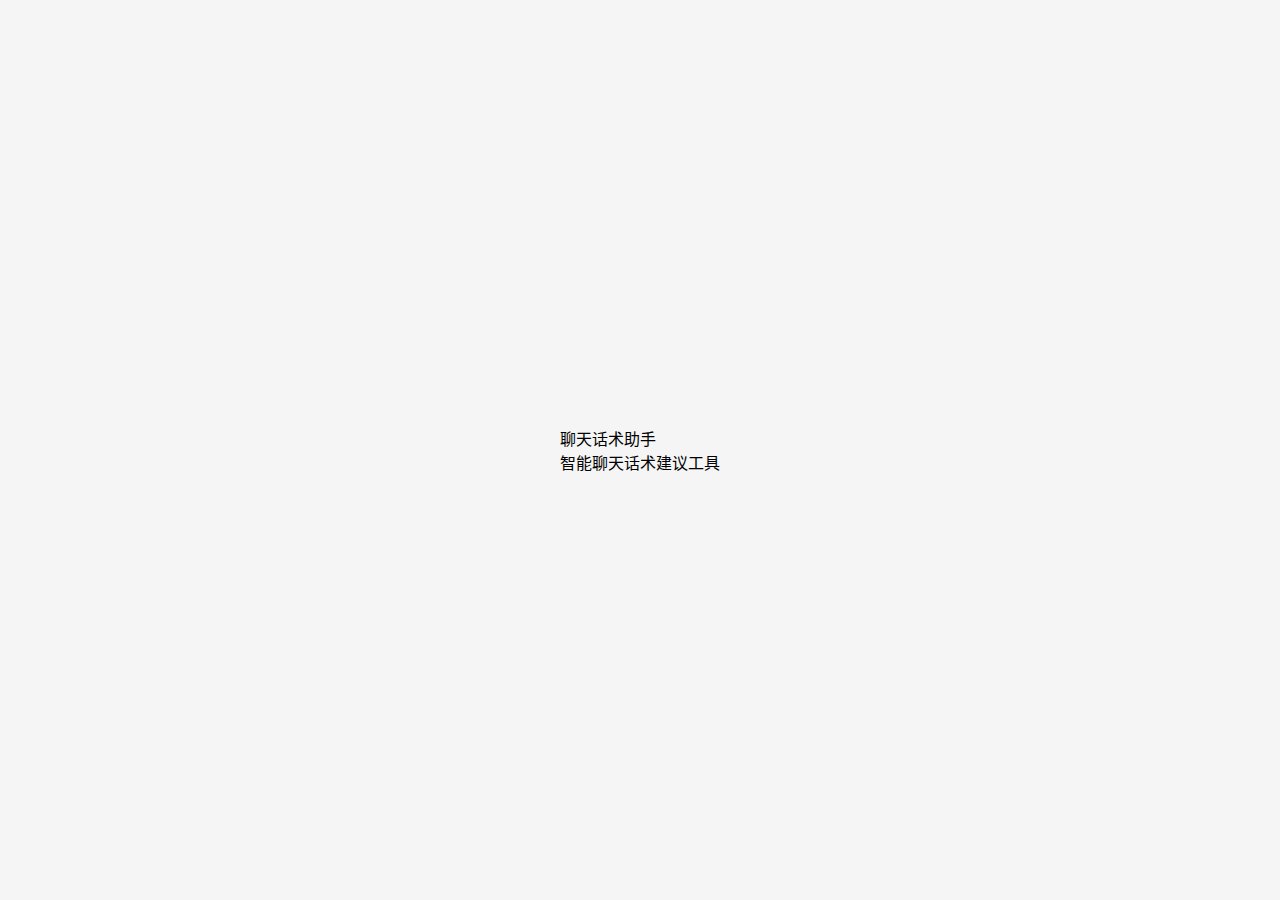
<file: index.html>
<!DOCTYPE html>
<html lang="zh-CN">
<head>
    <meta charset="UTF-8">
    <meta name="viewport" content="width=device-width, initial-scale=1.0, maximum-scale=1.0, user-scalable=no">
    
    <!-- PWA 相关 -->
    <meta name="mobile-web-app-capable" content="yes">
    <meta name="apple-mobile-web-app-capable" content="yes">
    <meta name="theme-color" content="#667eea">
    
    <title>聊天话术助手</title>
    
    <!-- Manifest -->
    <link rel="manifest" href="manifest.json">
    
    <!-- 图标 -->
    <link rel="icon" href="icon.png">
    <link rel="apple-touch-icon" href="icon.png">
    
    <!-- 样式 -->
    <link rel="stylesheet" href="style.css">
</head>
<body>
    <!-- 开场动画 -->
    <div id="opening-animation" class="opening-animation">
        <div class="loading-spinner"></div>
        <div class="app-title">聊天话术助手</div>
        <div class="app-subtitle">智能聊天话术建议工具</div>
    </div>

    <!-- 主应用界面 - 初始隐藏 -->
    <div id="main-app" class="main-app" style="display: none;">
        <!-- 阶段选择界面 -->
        <div class="stages-list">
            <div class="app-header">
                <h1>💬 聊天话术助手</h1>
                <p class="app-description">根据不同关系阶段提供智能回复建议</p>
                
                <!-- PWA 安装按钮 -->
                <button id="pwa-install-button" class="pwa-install-button" style="display: none;">
                    📱 安装应用
                </button>
            </div>

            <div class="stages-grid">
                <div class="stage-card" onclick="selectStage('icebreaking')">
                    <div class="stage-icon">👋</div>
                    <h3>破冰初识</h3>
                    <p>初次相识，建立第一印象</p>
                </div>

                <div class="stage-card" onclick="selectStage('friendship')">
                    <div class="stage-icon">😊</div>
                    <h3>普通朋友</h3>
                    <p>日常联系，建立舒适感</p>
                </div>

                <div class="stage-card" onclick="selectStage('attraction')">
                    <div class="stage-icon">✨</div>
                    <h3>吸引阶段</h3>
                    <p>创造吸引，展示价值</p>
                </div>

                <div class="stage-card" onclick="selectStage('ambiguous')">
                    <div class="stage-icon">😉</div>
                    <h3>暧昧期</h3>
                    <p>关系升温，微妙互动</p>
                </div>

                <div class="stage-card" onclick="selectStage('dating')">
                    <div class="stage-icon">❤️</div>
                    <h3>约会阶段</h3>
                    <p>正式约会，推进关系</p>
                </div>

                <div class="stage-card" onclick="selectStage('intimacy')">
                    <div class="stage-icon">💕</div>
                    <h3>稳定亲密</h3>
                    <p>深度连接，长期关系</p>
                </div>

                <div class="stage-card" onclick="selectStage('recovery')">
                    <div class="stage-icon">🔄</div>
                    <h3>挽回期</h3>
                    <p>修复问题，重建信任</p>
                </div>
            </div>

            <div class="instructions">
                <h3>使用说明：</h3>
                <ol>
                    <li>选择当前的关系阶段</li>
                    <li>输入对方的消息或关键词</li>
                    <li>获取智能回复建议</li>
                    <li>点击复制使用</li>
                </ol>
            </div>
        </div>

        <!-- 聊天界面 - 初始隐藏 -->
        <div id="chat-interface" class="chat-interface" style="display: none;">
            <div class="chat-header">
                <button class="back-button" onclick="goBackToStages()">← 返回</button>
                <h2 id="current-stage-title">选择阶段</h2>
            </div>

            <div class="chat-container">
                <div class="input-section">
                    <div class="input-group">
                        <input 
                            type="text" 
                            id="message-input" 
                            placeholder="输入对方的消息，如：在干嘛？吃了吗？"
                            onkeypress="handleKeyPress(event)"
                        >
                        <button class="search-button" onclick="searchResponse()">
                            🔍 获取回复
                        </button>
                    </div>
                    
                    <div class="quick-examples">
                        <span>快速示例：</span>
                        <button class="example-btn" onclick="fillExample('你好')">你好</button>
                        <button class="example-btn" onclick="fillExample('在干嘛')">在干嘛</button>
                        <button class="example-btn" onclick="fillExample('吃了吗')">吃了吗</button>
                        <button class="example-btn" onclick="fillExample('周末有空吗')">周末有空</button>
                    </div>
                </div>

                <div id="results-container" class="results-container"></div>
            </div>
        </div>
    </div>

    <!-- Toast 提示 -->
    <div id="copy-toast" class="copy-toast" style="display: none;">
        ✅ 已复制到剪贴板
    </div>

    <!-- PWA 安装成功提示 -->
    <div id="pwa-toast" class="pwa-toast" style="display: none;">
        🎉 应用安装成功！
    </div>

    <!-- JavaScript -->
    <script src="app.js"></script>
    
    <!-- Service Worker 注册 -->
    <script>
        // 只在生产环境注册 Service Worker
        if ('serviceWorker' in navigator && window.location.protocol === 'https:') {
            window.addEventListener('load', function() {
                navigator.serviceWorker.register('service-worker.js')
                    .then(function(registration) {
                        console.log('ServiceWorker 注册成功，作用域:', registration.scope);
                    })
                    .catch(function(error) {
                        console.log('ServiceWorker 注册失败:', error);
                    });
            });
        }
    </script>
</body>
</html>
</file>
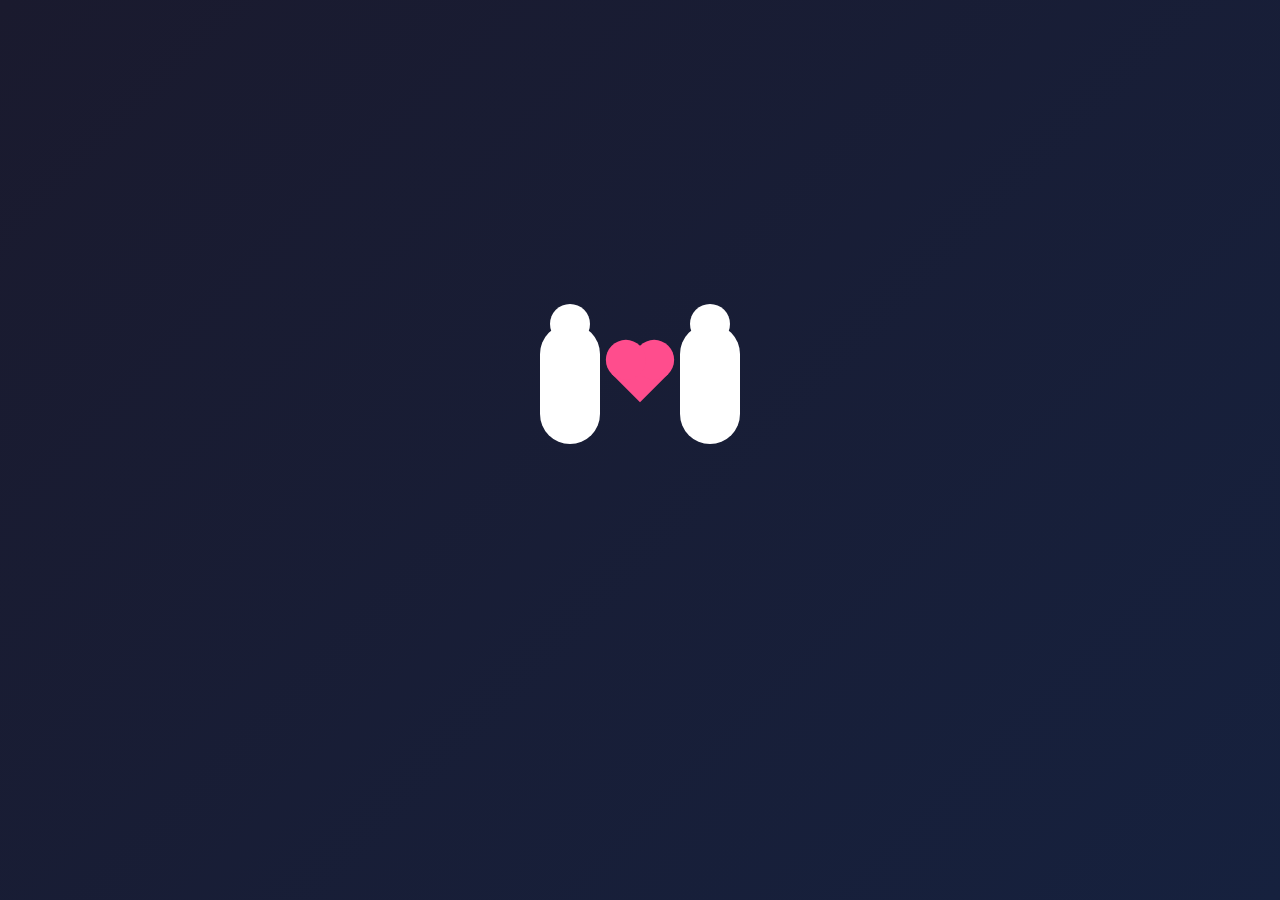
<file: liaotian app/index.html>
<!DOCTYPE html>
<html lang="zh-CN">
<head>
    <meta charset="UTF-8">
    <meta name="viewport" content="width=device-width, initial-scale=1.0">
    <title>恋爱聊天助手</title>
    <link rel="manifest" href="manifest.json">
    <link rel="stylesheet" href="style.css">
    <link rel="icon" href="icon-192.png">
    <!-- iOS Safari PWA支持 -->
    <meta name="apple-mobile-web-app-capable" content="yes">
    <meta name="apple-mobile-web-app-status-bar-style" content="black">
    <link rel="apple-touch-icon" href="icon-192.png">
</head>
<body>
    <!-- 开场动画容器 -->
    <div id="opening-animation" class="opening-container">
        <div class="couple-animation">
            <div class="figure male"></div>
            <div class="heart"></div>
            <div class="figure female"></div>
        </div>
        <div class="app-title">
            <h1>恋爱聊天助手</h1>
            <p>智能对话 · 情感指导</p>
        </div>
    </div>

    <!-- 主界面（初始隐藏） -->
    <div id="main-app" class="main-container hidden">
        <header class="app-header">
            <h1>💕 恋爱聊天助手</h1>
            <p class="subtitle">选择当前关系阶段，获取专业回复建议</p>
        </header>

        <main class="stages-container">
            <!-- 8个阶段按钮 -->
            <div class="stages-list">
                <div class="stage-card" data-stage="icebreaking" onclick="selectStage('icebreaking')">
                    <div class="stage-icon">❄️</div>
                    <div class="stage-content">
                        <h3>破冰初识</h3>
                        <p>初次相识，建立联系</p>
                    </div>
                    <div class="stage-arrow">→</div>
                </div>

                <div class="stage-card" data-stage="friendship" onclick="selectStage('friendship')">
                    <div class="stage-icon">👥</div>
                    <div class="stage-content">
                        <h3>普通朋友</h3>
                        <p>保持联系，增进了解</p>
                    </div>
                    <div class="stage-arrow">→</div>
                </div>

                <div class="stage-card" data-stage="attraction" onclick="selectStage('attraction')">
                    <div class="stage-icon">💘</div>
                    <div class="stage-content">
                        <h3>吸引阶段</h3>
                        <p>创造吸引，展示价值</p>
                    </div>
                    <div class="stage-arrow">→</div>
                </div>

                <div class="stage-card" data-stage="ambiguous" onclick="selectStage('ambiguous')">
                    <div class="stage-icon">😊</div>
                    <div class="stage-content">
                        <h3>暧昧期</h3>
                        <p>微妙关系，升温感情</p>
                    </div>
                    <div class="stage-arrow">→</div>
                </div>

                <div class="stage-card" data-stage="dating" onclick="selectStage('dating')">
                    <div class="stage-icon">🎯</div>
                    <div class="stage-content">
                        <h3>约会阶段</h3>
                        <p>正式约会，推进关系</p>
                    </div>
                    <div class="stage-arrow">→</div>
                </div>

                <div class="stage-card" data-stage="intimacy" onclick="selectStage('intimacy')">
                    <div class="stage-icon">💑</div>
                    <div class="stage-content">
                        <h3>稳定亲密</h3>
                        <p>确立关系，深度连接</p>
                    </div>
                    <div class="stage-arrow">→</div>
                </div>

                <div class="stage-card" data-stage="recovery" onclick="selectStage('recovery')">
                    <div class="stage-icon">🔄</div>
                    <div class="stage-content">
                        <h3>挽回期</h3>
                        <p>修复关系，重建信任</p>
                    </div>
                    <div class="stage-arrow">→</div>
                </div>
            </div>

            <!-- 聊天界面（初始隐藏） -->
            <div id="chat-interface" class="chat-container hidden">
                <div class="chat-header">
                    <button onclick="goBackToStages()" class="back-btn">← 返回</button>
                    <h2 id="current-stage-title">破冰初识</h2>
                </div>

                <div class="search-section">
                    <input type="text" id="message-input" 
                           placeholder="输入女生的话，搜索最佳回复..."
                           onkeypress="handleKeyPress(event)">
                    <button onclick="searchResponse()" class="search-btn">搜索</button>
                </div>

                <div id="results-container" class="results-container">
                    <!-- 搜索结果将动态显示在这里 -->
                </div>

                <div class="quick-examples">
                    <p>试试输入：</p>
                    <div class="example-chips">
                        <span onclick="fillExample('你好')">你好</span>
                        <span onclick="fillExample('在干嘛')">在干嘛</span>
                        <span onclick="fillExample('吃饭了吗')">吃饭了吗</span>
                        <span onclick="fillExample('周末有空吗')">周末有空吗</span>
                        <span onclick="fillExample('晚安')">晚安</span>
                    </div>
                </div>
            </div>
        </main>

        <footer class="app-footer">
            <p>💡 提示：点击阶段进入，输入对话内容获取建议</p>
        </footer>
    </div>

    <!-- 复制成功提示 -->
    <div id="copy-toast" class="copy-toast">✓ 已复制到剪贴板</div>

    <script src="app.js"></script>
    <!-- PWA Service Worker注册 -->
    <script>
        if ('serviceWorker' in navigator) {
            window.addEventListener('load', () => {
                navigator.serviceWorker.register('service-worker.js')
                    .then(registration => {
                        console.log('ServiceWorker 注册成功:', registration.scope);
                    })
                    .catch(error => {
                        console.log('ServiceWorker 注册失败:', error);
                    });
            });
        }

        // 安装提示
        let deferredPrompt;
        window.addEventListener('beforeinstallprompt', (e) => {
            e.preventDefault();
            deferredPrompt = e;
            
            // 5秒后显示安装提示
            setTimeout(() => {
                showInstallPrompt();
            }, 5000);
        });

        function showInstallPrompt() {
            if (deferredPrompt && !localStorage.getItem('installDismissed')) {
                const installBtn = document.createElement('button');
                installBtn.className = 'install-btn';
                installBtn.innerHTML = '📱 添加到桌面';
                installBtn.onclick = () => {
                    deferredPrompt.prompt();
                    deferredPrompt.userChoice.then(() => {
                        installBtn.remove();
                        localStorage.setItem('installDismissed', 'true');
                    });
                };
                
                installBtn.onmouseenter = () => {
                    setTimeout(() => installBtn.remove(), 3000);
                };
                
                document.body.appendChild(installBtn);
            }
        }
    </script>
</body>
  
</html>
</file>
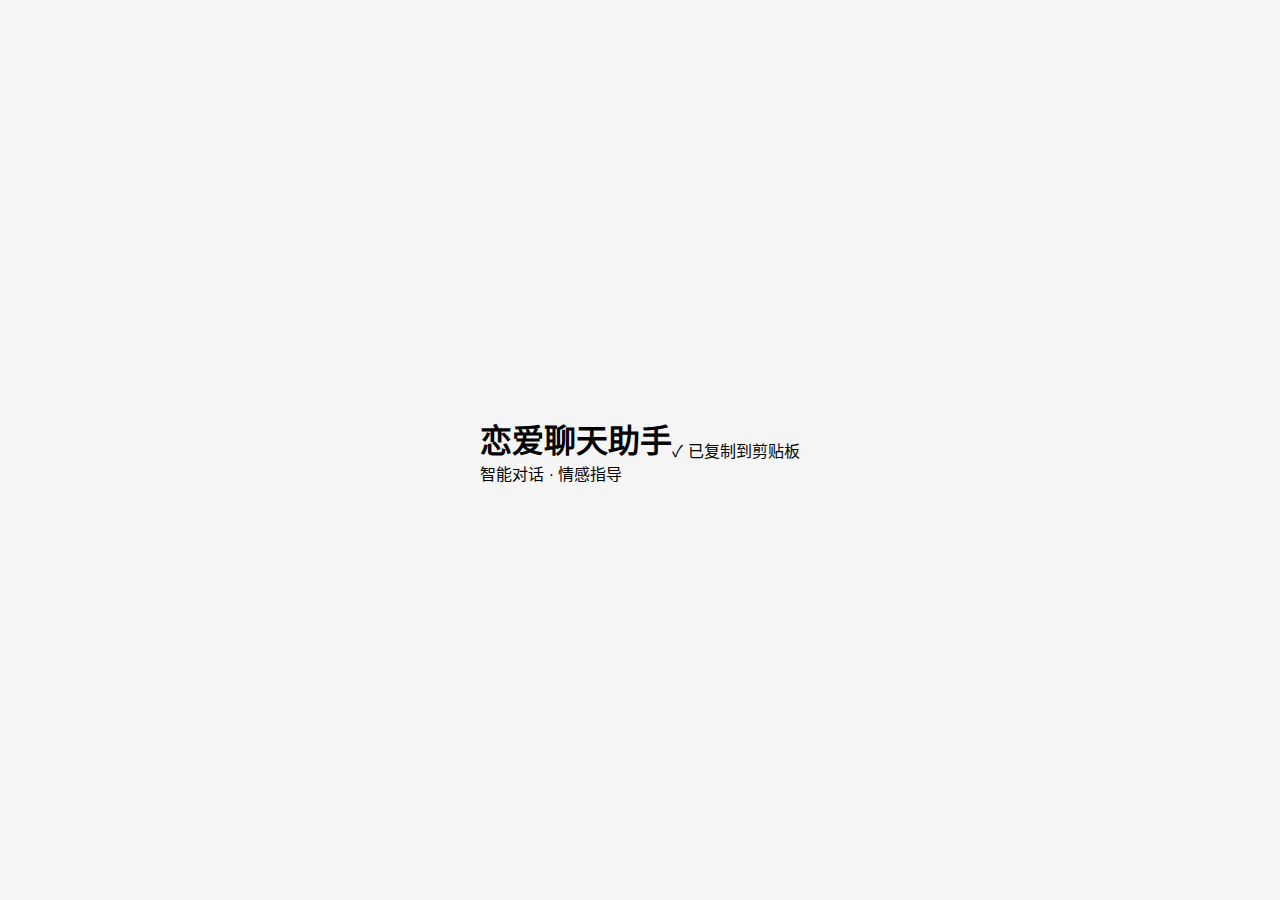
<file: index.html.html>
<!DOCTYPE html>
<html lang="zh-CN">
<head>
    <meta charset="UTF-8">
    <meta name="viewport" content="width=device-width, initial-scale=1.0">
    <title>恋爱聊天助手</title>
    <link rel="manifest" href="manifest.json">
    <link rel="stylesheet" href="style.css">
    <link rel="icon" href="icon-192.png">
    <!-- iOS Safari PWA支持 -->
    <meta name="apple-mobile-web-app-capable" content="yes">
    <meta name="apple-mobile-web-app-status-bar-style" content="black">
    <link rel="apple-touch-icon" href="icon-192.png">
</head>
<body>
    <!-- 开场动画容器 -->
    <div id="opening-animation" class="opening-container">
        <div class="couple-animation">
            <div class="figure male"></div>
            <div class="heart"></div>
            <div class="figure female"></div>
        </div>
        <div class="app-title">
            <h1>恋爱聊天助手</h1>
            <p>智能对话 · 情感指导</p>
        </div>
    </div>

    <!-- 主界面（初始隐藏） -->
    <div id="main-app" class="main-container hidden">
        <header class="app-header">
            <h1>💕 恋爱聊天助手</h1>
            <p class="subtitle">选择当前关系阶段，获取专业回复建议</p>
        </header>

        <main class="stages-container">
            <!-- 8个阶段按钮 -->
            <div class="stages-list">
                <div class="stage-card" data-stage="icebreaking" onclick="selectStage('icebreaking')">
                    <div class="stage-icon">❄️</div>
                    <div class="stage-content">
                        <h3>破冰初识</h3>
                        <p>初次相识，建立联系</p>
                    </div>
                    <div class="stage-arrow">→</div>
                </div>

                <div class="stage-card" data-stage="friendship" onclick="selectStage('friendship')">
                    <div class="stage-icon">👥</div>
                    <div class="stage-content">
                        <h3>普通朋友</h3>
                        <p>保持联系，增进了解</p>
                    </div>
                    <div class="stage-arrow">→</div>
                </div>

                <div class="stage-card" data-stage="attraction" onclick="selectStage('attraction')">
                    <div class="stage-icon">💘</div>
                    <div class="stage-content">
                        <h3>吸引阶段</h3>
                        <p>创造吸引，展示价值</p>
                    </div>
                    <div class="stage-arrow">→</div>
                </div>

                <div class="stage-card" data-stage="ambiguous" onclick="selectStage('ambiguous')">
                    <div class="stage-icon">😊</div>
                    <div class="stage-content">
                        <h3>暧昧期</h3>
                        <p>微妙关系，升温感情</p>
                    </div>
                    <div class="stage-arrow">→</div>
                </div>

                <div class="stage-card" data-stage="dating" onclick="selectStage('dating')">
                    <div class="stage-icon">🎯</div>
                    <div class="stage-content">
                        <h3>约会阶段</h3>
                        <p>正式约会，推进关系</p>
                    </div>
                    <div class="stage-arrow">→</div>
                </div>

                <div class="stage-card" data-stage="intimacy" onclick="selectStage('intimacy')">
                    <div class="stage-icon">💑</div>
                    <div class="stage-content">
                        <h3>稳定亲密</h3>
                        <p>确立关系，深度连接</p>
                    </div>
                    <div class="stage-arrow">→</div>
                </div>

                <div class="stage-card" data-stage="recovery" onclick="selectStage('recovery')">
                    <div class="stage-icon">🔄</div>
                    <div class="stage-content">
                        <h3>挽回期</h3>
                        <p>修复关系，重建信任</p>
                    </div>
                    <div class="stage-arrow">→</div>
                </div>
            </div>

            <!-- 聊天界面（初始隐藏） -->
            <div id="chat-interface" class="chat-container hidden">
                <div class="chat-header">
                    <button onclick="goBackToStages()" class="back-btn">← 返回</button>
                    <h2 id="current-stage-title">破冰初识</h2>
                </div>

                <div class="search-section">
                    <input type="text" id="message-input" 
                           placeholder="输入女生的话，搜索最佳回复..."
                           onkeypress="handleKeyPress(event)">
                    <button onclick="searchResponse()" class="search-btn">搜索</button>
                </div>

                <div id="results-container" class="results-container">
                    <!-- 搜索结果将动态显示在这里 -->
                </div>

                <div class="quick-examples">
                    <p>试试输入：</p>
                    <div class="example-chips">
                        <span onclick="fillExample('你好')">你好</span>
                        <span onclick="fillExample('在干嘛')">在干嘛</span>
                        <span onclick="fillExample('吃饭了吗')">吃饭了吗</span>
                        <span onclick="fillExample('周末有空吗')">周末有空吗</span>
                        <span onclick="fillExample('晚安')">晚安</span>
                    </div>
                </div>
            </div>
        </main>

        <footer class="app-footer">
            <p>💡 提示：点击阶段进入，输入对话内容获取建议</p>
        </footer>
    </div>

    <!-- 复制成功提示 -->
    <div id="copy-toast" class="copy-toast">✓ 已复制到剪贴板</div>

    <script src="app.js"></script>
    <!-- PWA Service Worker注册 -->
    <script>
        if ('serviceWorker' in navigator) {
            window.addEventListener('load', () => {
                navigator.serviceWorker.register('service-worker.js')
                    .then(registration => {
                        console.log('ServiceWorker 注册成功:', registration.scope);
                    })
                    .catch(error => {
                        console.log('ServiceWorker 注册失败:', error);
                    });
            });
        }

        // 安装提示
        let deferredPrompt;
        window.addEventListener('beforeinstallprompt', (e) => {
            e.preventDefault();
            deferredPrompt = e;
            
            // 5秒后显示安装提示
            setTimeout(() => {
                showInstallPrompt();
            }, 5000);
        });

        function showInstallPrompt() {
            if (deferredPrompt && !localStorage.getItem('installDismissed')) {
                const installBtn = document.createElement('button');
                installBtn.className = 'install-btn';
                installBtn.innerHTML = '📱 添加到桌面';
                installBtn.onclick = () => {
                    deferredPrompt.prompt();
                    deferredPrompt.userChoice.then(() => {
                        installBtn.remove();
                        localStorage.setItem('installDismissed', 'true');
                    });
                };
                
                installBtn.onmouseenter = () => {
                    setTimeout(() => installBtn.remove(), 3000);
                };
                
                document.body.appendChild(installBtn);
            }
        }
    </script>
</body>
</html>
</file>
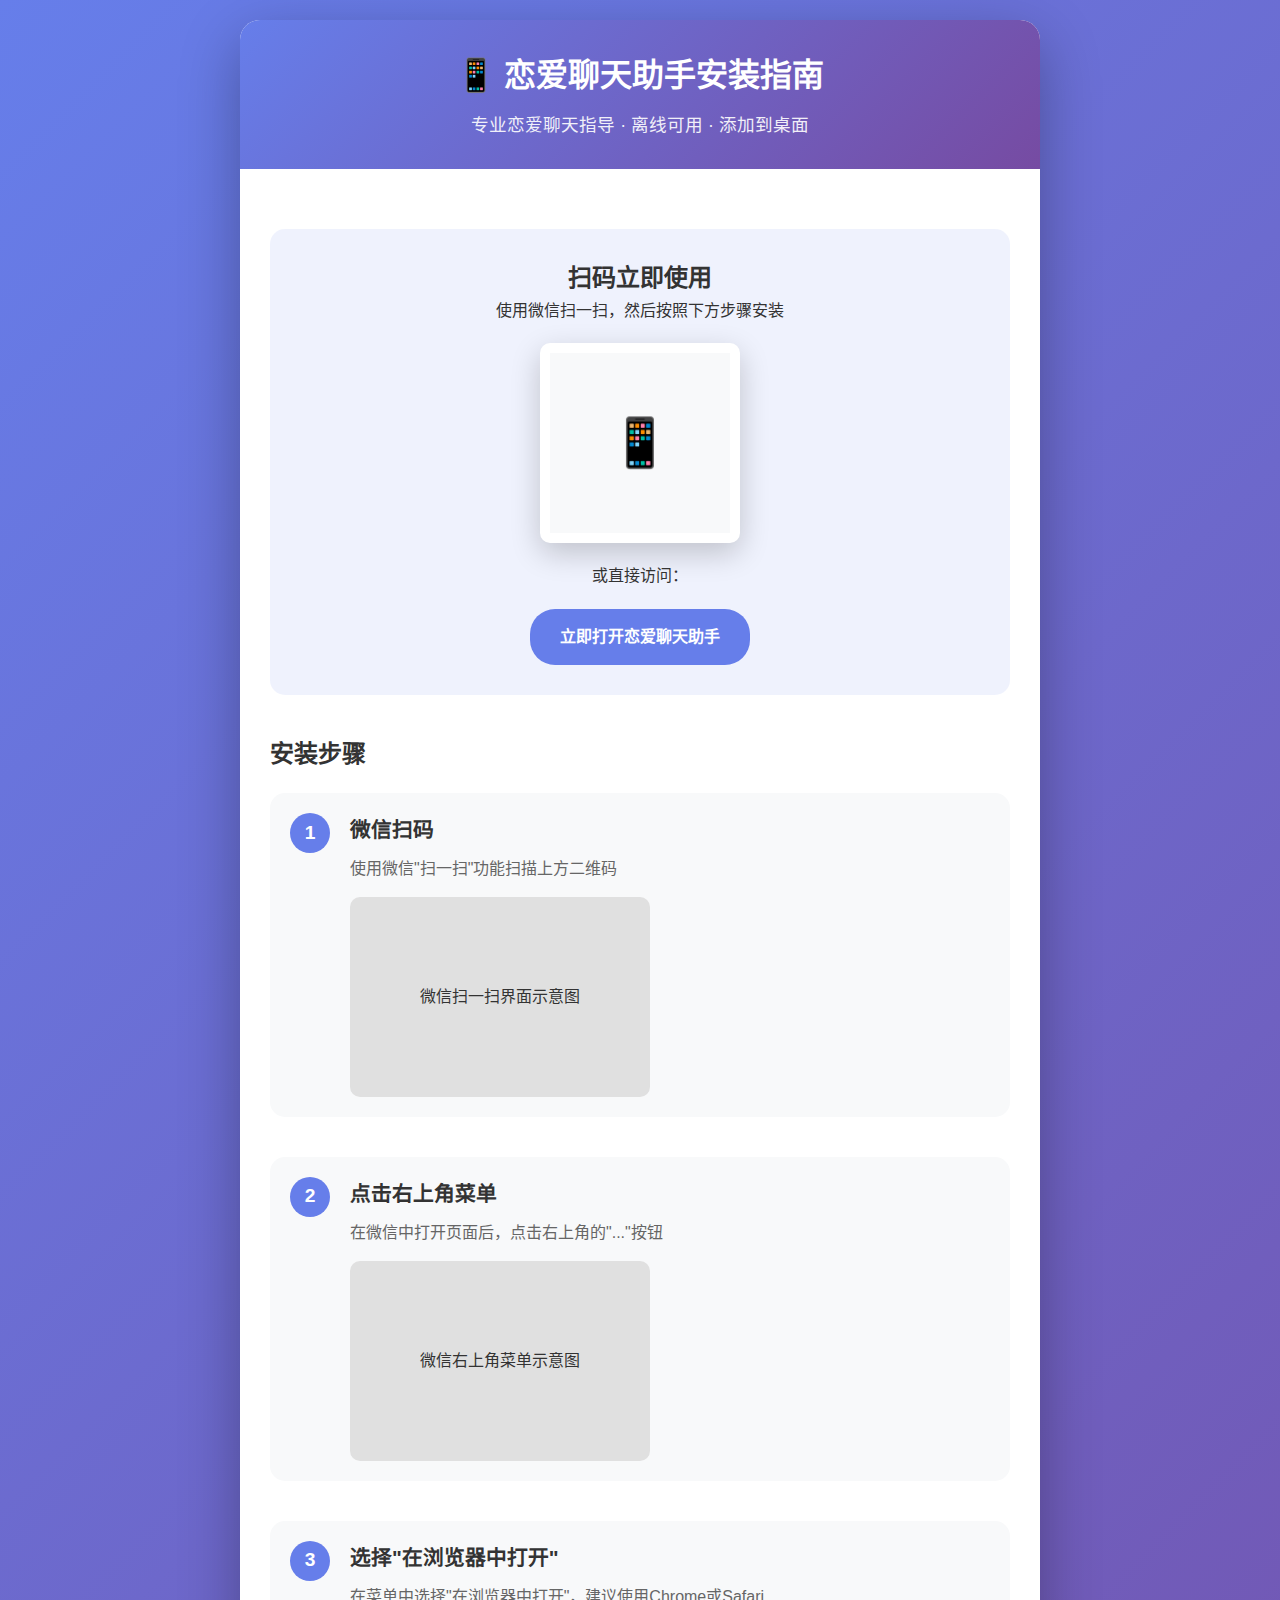
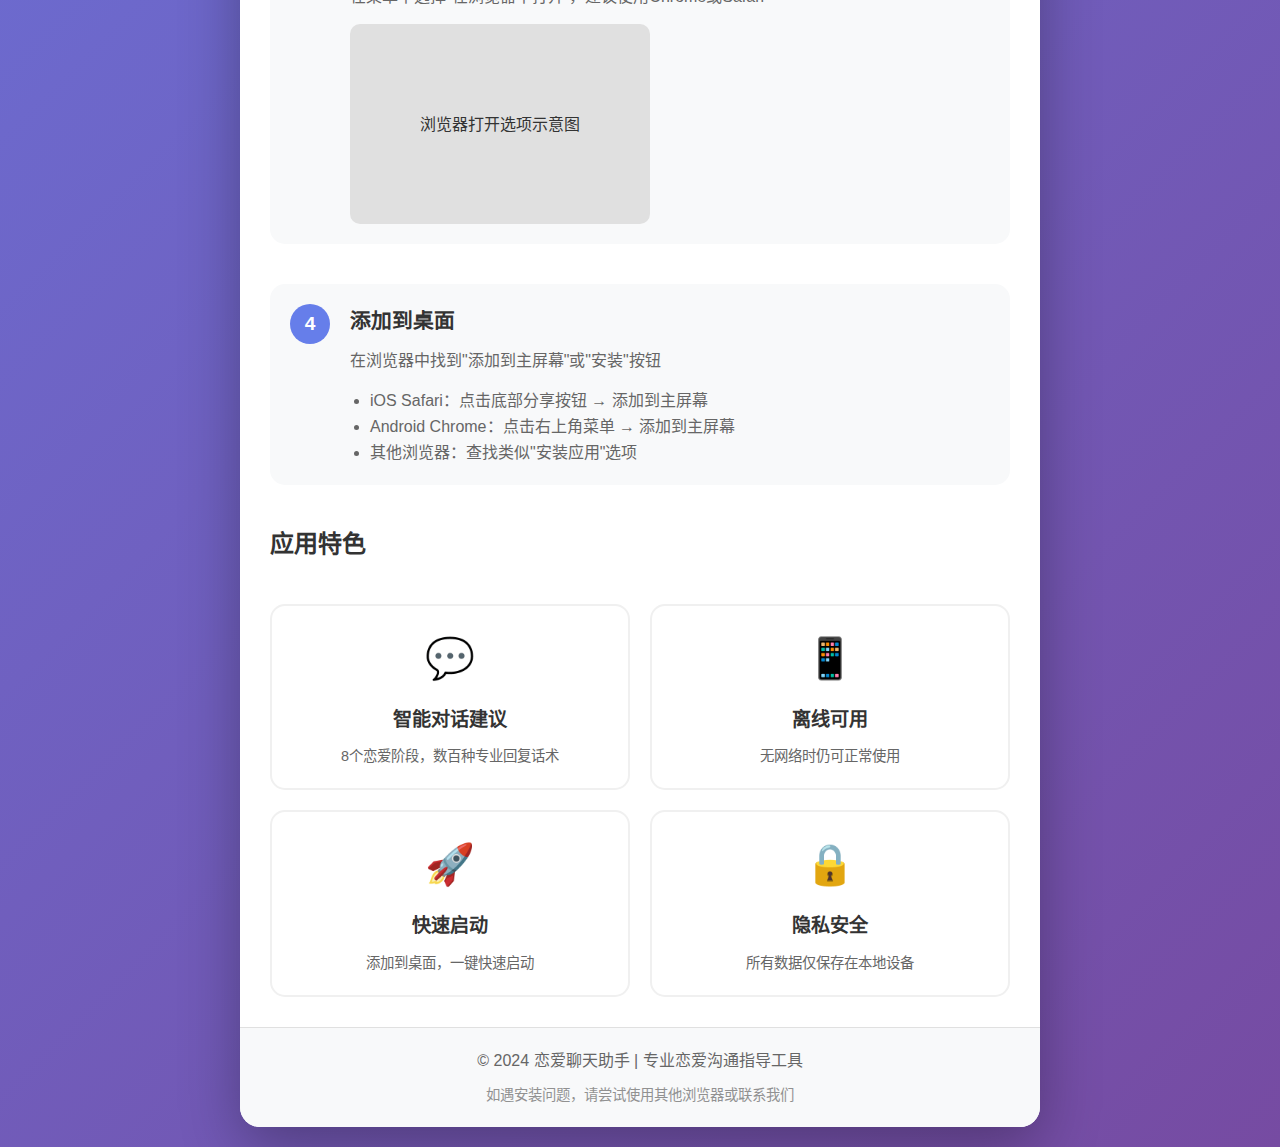
<file: wechat-guide.html>
<!DOCTYPE html>
<html lang="zh-CN">
<head>
    <meta charset="UTF-8">
    <meta name="viewport" content="width=device-width, initial-scale=1.0">
    <title>安装指南 - 恋爱聊天助手</title>
    <style>
        * {
            margin: 0;
            padding: 0;
            box-sizing: border-box;
        }
        
        body {
            font-family: 'Microsoft YaHei', sans-serif;
            background: linear-gradient(135deg, #667eea 0%, #764ba2 100%);
            color: #333;
            line-height: 1.6;
            padding: 20px;
            min-height: 100vh;
        }
        
        .container {
            max-width: 800px;
            margin: 0 auto;
            background: white;
            border-radius: 20px;
            overflow: hidden;
            box-shadow: 0 20px 60px rgba(0, 0, 0, 0.3);
        }
        
        header {
            background: linear-gradient(135deg, #667eea 0%, #764ba2 100%);
            color: white;
            padding: 30px;
            text-align: center;
        }
        
        h1 {
            font-size: 2rem;
            margin-bottom: 10px;
        }
        
        .subtitle {
            opacity: 0.9;
            font-size: 1.1rem;
        }
        
        .main-content {
            padding: 30px;
        }
        
        .step {
            display: flex;
            align-items: flex-start;
            margin-bottom: 40px;
            padding: 20px;
            border-radius: 15px;
            background: #f8f9fa;
            transition: transform 0.3s ease;
        }
        
        .step:hover {
            transform: translateY(-5px);
            box-shadow: 0 10px 30px rgba(0, 0, 0, 0.1);
        }
        
        .step-number {
            background: #667eea;
            color: white;
            width: 40px;
            height: 40px;
            border-radius: 50%;
            display: flex;
            align-items: center;
            justify-content: center;
            font-size: 1.2rem;
            font-weight: bold;
            margin-right: 20px;
            flex-shrink: 0;
        }
        
        .step-content {
            flex: 1;
        }
        
        .step-title {
            font-size: 1.3rem;
            color: #333;
            margin-bottom: 10px;
            font-weight: 600;
        }
        
        .step-description {
            color: #666;
            margin-bottom: 15px;
        }
        
        .screenshot {
            width: 100%;
            max-width: 300px;
            border-radius: 10px;
            border: 2px solid #e0e0e0;
            margin-top: 10px;
        }
        
        .qr-section {
            text-align: center;
            padding: 30px;
            background: rgba(102, 126, 234, 0.1);
            border-radius: 15px;
            margin: 30px 0;
        }
        
        .qr-code {
            width: 200px;
            height: 200px;
            margin: 20px auto;
            border: 10px solid white;
            border-radius: 10px;
            box-shadow: 0 10px 30px rgba(0, 0, 0, 0.2);
            background: #f8f9fa;
            display: flex;
            align-items: center;
            justify-content: center;
            font-size: 3rem;
        }
        
        .app-link {
            display: inline-block;
            background: #667eea;
            color: white;
            padding: 15px 30px;
            border-radius: 25px;
            text-decoration: none;
            font-weight: 600;
            margin-top: 20px;
            transition: all 0.3s ease;
        }
        
        .app-link:hover {
            background: #764ba2;
            transform: translateY(-3px);
            box-shadow: 0 10px 20px rgba(102, 126, 234, 0.3);
        }
        
        .features {
            display: grid;
            grid-template-columns: repeat(auto-fit, minmax(250px, 1fr));
            gap: 20px;
            margin-top: 40px;
        }
        
        .feature {
            text-align: center;
            padding: 20px;
            background: white;
            border-radius: 15px;
            border: 2px solid #f0f0f0;
            transition: all 0.3s ease;
        }
        
        .feature:hover {
            border-color: #667eea;
            transform: translateY(-5px);
        }
        
        .feature-icon {
            font-size: 2.5rem;
            margin-bottom: 15px;
        }
        
        .feature-title {
            font-size: 1.2rem;
            font-weight: 600;
            margin-bottom: 10px;
            color: #333;
        }
        
        .feature-desc {
            color: #666;
            font-size: 0.9rem;
        }
        
        footer {
            text-align: center;
            padding: 20px;
            color: #666;
            border-top: 1px solid #e0e0e0;
            background: #f8f9fa;
        }
        
        @media (max-width: 768px) {
            .step {
                flex-direction: column;
            }
            
            .step-number {
                margin-right: 0;
                margin-bottom: 15px;
            }
            
            .features {
                grid-template-columns: 1fr;
            }
        }
    </style>
</head>
<body>
    <div class="container">
        <header>
            <h1>📱 恋爱聊天助手安装指南</h1>
            <p class="subtitle">专业恋爱聊天指导 · 离线可用 · 添加到桌面</p>
        </header>
        
        <div class="main-content">
            <div class="qr-section">
                <h2>扫码立即使用</h2>
                <p>使用微信扫一扫，然后按照下方步骤安装</p>
                <div class="qr-code">
                    <!-- 这里放置二维码 -->
                    📱
                </div>
                <p>或直接访问：</p>
                <a href="index.html" class="app-link">立即打开恋爱聊天助手</a>
            </div>
            
            <h2 style="margin: 40px 0 20px; color: #333;">安装步骤</h2>
            
            <div class="step">
                <div class="step-number">1</div>
                <div class="step-content">
                    <h3 class="step-title">微信扫码</h3>
                    <p class="step-description">使用微信"扫一扫"功能扫描上方二维码</p>
                    <div class="screenshot" style="background: #e0e0e0; height: 200px; display: flex; align-items: center; justify-content: center;">
                        微信扫一扫界面示意图
                    </div>
                </div>
            </div>
            
            <div class="step">
                <div class="step-number">2</div>
                <div class="step-content">
                    <h3 class="step-title">点击右上角菜单</h3>
                    <p class="step-description">在微信中打开页面后，点击右上角的"..."按钮</p>
                    <div class="screenshot" style="background: #e0e0e0; height: 200px; display: flex; align-items: center; justify-content: center;">
                        微信右上角菜单示意图
                    </div>
                </div>
            </div>
            
            <div class="step">
                <div class="step-number">3</div>
                <div class="step-content">
                    <h3 class="step-title">选择"在浏览器中打开"</h3>
                    <p class="step-description">在菜单中选择"在浏览器中打开"，建议使用Chrome或Safari</p>
                    <div class="screenshot" style="background: #e0e0e0; height: 200px; display: flex; align-items: center; justify-content: center;">
                        浏览器打开选项示意图
                    </div>
                </div>
            </div>
            
            <div class="step">
                <div class="step-number">4</div>
                <div class="step-content">
                    <h3 class="step-title">添加到桌面</h3>
                    <p class="step-description">在浏览器中找到"添加到主屏幕"或"安装"按钮</p>
                    <ul style="color: #666; margin-left: 20px; margin-top: 10px;">
                        <li>iOS Safari：点击底部分享按钮 → 添加到主屏幕</li>
                        <li>Android Chrome：点击右上角菜单 → 添加到主屏幕</li>
                        <li>其他浏览器：查找类似"安装应用"选项</li>
                    </ul>
                </div>
            </div>
            
            <h2 style="margin: 40px 0 20px; color: #333;">应用特色</h2>
            
            <div class="features">
                <div class="feature">
                    <div class="feature-icon">💬</div>
                    <h3 class="feature-title">智能对话建议</h3>
                    <p class="feature-desc">8个恋爱阶段，数百种专业回复话术</p>
                </div>
                
                <div class="feature">
                    <div class="feature-icon">📱</div>
                    <h3 class="feature-title">离线可用</h3>
                    <p class="feature-desc">无网络时仍可正常使用</p>
                </div>
                
                <div class="feature">
                    <div class="feature-icon">🚀</div>
                    <h3 class="feature-title">快速启动</h3>
                    <p class="feature-desc">添加到桌面，一键快速启动</p>
                </div>
                
                <div class="feature">
                    <div class="feature-icon">🔒</div>
                    <h3 class="feature-title">隐私安全</h3>
                    <p class="feature-desc">所有数据仅保存在本地设备</p>
                </div>
            </div>
        </div>
        
        <footer>
            <p>© 2024 恋爱聊天助手 | 专业恋爱沟通指导工具</p>
            <p style="font-size: 0.9rem; margin-top: 10px; opacity: 0.7;">如遇安装问题，请尝试使用其他浏览器或联系我们</p>
        </footer>
    </div>
    
    <script>
        // 如果直接在微信中打开，显示安装指引
        function isWeChat() {
            return /MicroMessenger/i.test(navigator.userAgent);
        }
        
        if (isWeChat() && window.location.pathname.includes('index.html')) {
            // 5秒后提示用户安装
            setTimeout(() => {
                if (confirm('检测到您在微信中浏览，建议在浏览器中打开并添加到桌面以获得最佳体验。\n\n是否查看安装指南？')) {
                    window.location.href = 'wechat-guide.html';
                }
            }, 3000);
        }
    </script>
</body>
</html>
</file>
<file: style.css>
/* 全局样式重置 */
* {
  margin: 0;
  padding: 0;
  box-sizing: border-box;
  font-family: "Microsoft Yahei", sans-serif;
}

body {
  background-color: #f5f5f5;
  height: 100vh;
  display: flex;
  justify-content: center;
  align-items: center;
}

/* 应用容器 */
.app-container {
  width: 100%;
  max-width: 500px;
  height: 90vh;
  background: #fff;
  border-radius: 10px;
  box-shadow: 0 2px 10px rgba(0,0,0,0.1);
  overflow: hidden;
}

/* 聊天窗口 */
.chat-window {
  height: 100%;
  display: flex;
  flex-direction: column;
}

/* 消息列表 */
.message-list {
  flex: 1;
  padding: 20px;
  overflow-y: auto;
  background-color: #f9f9f9;
}

/* 消息样式 */
.message {
  display: flex;
  margin-bottom: 15px;
  max-width: 80%;
}

.user-message {
  flex-direction: row-reverse;
  margin-left: auto;
}

/* 头像 */
.avatar {
  width: 40px;
  height: 40px;
  border-radius: 50%;
  display: flex;
  justify-content: center;
  align-items: center;
  color: #fff;
  margin: 0 10px;
  flex-shrink: 0;
}

.user-avatar {
  background-color: #4285f4;
}

.robot-avatar {
  background-color: #34a853;
}

/* 消息内容 */
.message-content {
  padding: 10px 15px;
  border-radius: 18px;
  background: #e5e5e5;
  line-height: 1.4;
}

.user-message .message-content {
  background-color: #4285f4;
  color: #fff;
}

/* 输入区域 */
.input-area {
  display: flex;
  padding: 15px;
  border-top: 1px solid #eee;
  background: #fff;
}

#messageInput {
  flex: 1;
  padding: 10px 15px;
  border: 1px solid #ddd;
  border-radius: 20px;
  outline: none;
  font-size: 14px;
}

#messageInput:focus {
  border-color: #4285f4;
}

#sendBtn {
  margin-left: 10px;
  padding: 10px 20px;
  border: none;
  border-radius: 20px;
  background-color: #4285f4;
  color: #fff;
  cursor: pointer;
  font-size: 14px;
}

#sendBtn:hover {
  background-color: #3367d6;
}
</file>
<file: liaotian app/style.css>
/* 重置和基础样式 */
* {
    margin: 0;
    padding: 0;
    box-sizing: border-box;
}

body {
    font-family: -apple-system, BlinkMacSystemFont, 'Segoe UI', 'Microsoft YaHei', sans-serif;
    background: linear-gradient(135deg, #667eea 0%, #764ba2 100%);
    color: #333;
    min-height: 100vh;
    padding: 20px;
    overflow-x: hidden;
}

/* 开场动画样式 */
.opening-container {
    position: fixed;
    top: 0;
    left: 0;
    width: 100%;
    height: 100vh;
    background: linear-gradient(135deg, #1a1a2e 0%, #16213e 100%);
    display: flex;
    flex-direction: column;
    justify-content: center;
    align-items: center;
    z-index: 1000;
    animation: fadeOut 0.5s ease-out 4s forwards;
}

.couple-animation {
    position: relative;
    width: 300px;
    height: 200px;
    margin-bottom: 40px;
}

.figure {
    position: absolute;
    width: 60px;
    height: 120px;
    background: #fff;
    border-radius: 30px;
    top: 40px;
    animation: float 3s ease-in-out infinite;
}

.figure.male {
    left: 50px;
    animation-delay: 0s;
}

.figure.female {
    right: 50px;
    animation-delay: 0.5s;
}

.figure::before {
    content: '';
    position: absolute;
    width: 40px;
    height: 40px;
    background: #fff;
    border-radius: 50%;
    top: -20px;
    left: 10px;
}

.heart {
    position: absolute;
    width: 40px;
    height: 40px;
    background: #ff4d8d;
    top: 70px;
    left: 50%;
    transform: translateX(-50%) rotate(45deg);
    animation: heartbeat 1.5s ease-in-out infinite;
}

.heart::before,
.heart::after {
    content: '';
    position: absolute;
    width: 40px;
    height: 40px;
    background: #ff4d8d;
    border-radius: 50%;
}

.heart::before {
    top: -20px;
    left: 0;
}

.heart::after {
    top: 0;
    left: -20px;
}

.app-title {
    text-align: center;
    color: white;
    opacity: 0;
    animation: fadeInUp 1s ease-out 1s forwards;
}

.app-title h1 {
    font-size: 2.5rem;
    font-weight: 300;
    letter-spacing: 2px;
    margin-bottom: 10px;
    background: linear-gradient(45deg, #ff4d8d, #ff9a3d);
    -webkit-background-clip: text;
    -webkit-text-fill-color: transparent;
}

.app-title p {
    font-size: 1rem;
    opacity: 0.8;
    letter-spacing: 1px;
}

/* 主应用界面 */
.main-container {
    max-width: 600px;
    margin: 0 auto;
    background: rgba(255, 255, 255, 0.95);
    border-radius: 24px;
    box-shadow: 0 20px 60px rgba(0, 0, 0, 0.3);
    overflow: hidden;
    opacity: 0;
    transform: translateY(20px);
    animation: slideUp 0.8s ease-out 4.5s forwards;
}

.hidden {
    display: none !important;
}

.app-header {
    text-align: center;
    padding: 30px 20px;
    background: linear-gradient(135deg, #667eea 0%, #764ba2 100%);
    color: white;
    border-bottom-left-radius: 20px;
    border-bottom-right-radius: 20px;
}

.app-header h1 {
    font-size: 1.8rem;
    margin-bottom: 8px;
    font-weight: 600;
}

.subtitle {
    font-size: 0.9rem;
    opacity: 0.9;
}

/* 阶段列表 */
.stages-list {
    padding: 20px;
}

.stage-card {
    display: flex;
    align-items: center;
    background: white;
    border-radius: 16px;
    padding: 20px;
    margin-bottom: 12px;
    cursor: pointer;
    transition: all 0.3s ease;
    border: 2px solid transparent;
    box-shadow: 0 4px 15px rgba(0, 0, 0, 0.08);
}

.stage-card:hover {
    transform: translateY(-4px);
    border-color: #667eea;
    box-shadow: 0 8px 25px rgba(102, 126, 234, 0.2);
}

.stage-icon {
    font-size: 2rem;
    margin-right: 20px;
    width: 50px;
    text-align: center;
}

.stage-content {
    flex: 1;
}

.stage-content h3 {
    font-size: 1.2rem;
    font-weight: 600;
    margin-bottom: 5px;
    color: #333;
}

.stage-content p {
    font-size: 0.9rem;
    color: #666;
    opacity: 0.8;
}

.stage-arrow {
    font-size: 1.5rem;
    color: #667eea;
    opacity: 0.5;
    transition: all 0.3s ease;
}

.stage-card:hover .stage-arrow {
    opacity: 1;
    transform: translateX(5px);
}

/* 聊天界面 */
.chat-container {
    padding: 20px;
}

.chat-header {
    display: flex;
    align-items: center;
    margin-bottom: 25px;
}

.back-btn {
    background: none;
    border: none;
    font-size: 1.2rem;
    color: #667eea;
    cursor: pointer;
    padding: 8px 15px;
    border-radius: 20px;
    transition: all 0.3s ease;
}

.back-btn:hover {
    background: rgba(102, 126, 234, 0.1);
}

#current-stage-title {
    flex: 1;
    text-align: center;
    font-size: 1.4rem;
    color: #333;
    font-weight: 600;
}

/* 搜索区域 */
.search-section {
    display: flex;
    gap: 10px;
    margin-bottom: 25px;
}

#message-input {
    flex: 1;
    padding: 16px 20px;
    border: 2px solid #e0e0e0;
    border-radius: 16px;
    font-size: 1rem;
    transition: all 0.3s ease;
    background: #f8f9fa;
}

#message-input:focus {
    outline: none;
    border-color: #667eea;
    background: white;
    box-shadow: 0 0 0 3px rgba(102, 126, 234, 0.1);
}

.search-btn {
    padding: 16px 30px;
    background: linear-gradient(135deg, #667eea 0%, #764ba2 100%);
    color: white;
    border: none;
    border-radius: 16px;
    font-size: 1rem;
    font-weight: 600;
    cursor: pointer;
    transition: all 0.3s ease;
}

.search-btn:hover {
    transform: translateY(-2px);
    box-shadow: 0 8px 20px rgba(102, 126, 234, 0.3);
}

/* 结果卡片 */
.results-container {
    display: flex;
    flex-direction: column;
    gap: 15px;
}

.response-card {
    background: white;
    border-radius: 16px;
    padding: 20px;
    box-shadow: 0 4px 15px rgba(0, 0, 0, 0.08);
    border-left: 5px solid #667eea;
    animation: fadeIn 0.5s ease-out;
}

.response-header {
    display: flex;
    justify-content: space-between;
    align-items: flex-start;
    margin-bottom: 15px;
}

.response-type {
    font-size: 0.9rem;
    color: #667eea;
    font-weight: 600;
    text-transform: uppercase;
    letter-spacing: 1px;
}

.copy-btn {
    background: #f0f2ff;
    color: #667eea;
    border: none;
    padding: 8px 16px;
    border-radius: 12px;
    cursor: pointer;
    font-size: 0.9rem;
    font-weight: 500;
    transition: all 0.3s ease;
    display: flex;
    align-items: center;
    gap: 6px;
}

.copy-btn:hover {
    background: #667eea;
    color: white;
    transform: translateY(-2px);
}

.response-text {
    font-size: 1.1rem;
    line-height: 1.6;
    color: #333;
    margin-bottom: 15px;
}

.response-tip {
    font-size: 0.9rem;
    color: #666;
    font-style: italic;
    padding: 10px;
    background: #f8f9fa;
    border-radius: 10px;
    border-left: 3px solid #ff9a3d;
}

/* 快速示例 */
.quick-examples {
    margin-top: 30px;
    padding: 20px;
    background: rgba(102, 126, 234, 0.05);
    border-radius: 16px;
}

.quick-examples p {
    color: #666;
    margin-bottom: 15px;
    font-size: 0.95rem;
}

.example-chips {
    display: flex;
    flex-wrap: wrap;
    gap: 10px;
}

.example-chips span {
    padding: 10px 20px;
    background: white;
    border-radius: 20px;
    font-size: 0.9rem;
    color: #667eea;
    cursor: pointer;
    transition: all 0.3s ease;
    border: 2px solid #e0e0e0;
}

.example-chips span:hover {
    background: #667eea;
    color: white;
    border-color: #667eea;
    transform: translateY(-2px);
}

/* 底部提示 */
.app-footer {
    text-align: center;
    padding: 20px;
    color: #666;
    font-size: 0.9rem;
    background: #f8f9fa;
    border-top: 1px solid #e0e0e0;
}

/* 复制提示 */
.copy-toast {
    position: fixed;
    bottom: 30px;
    left: 50%;
    transform: translateX(-50%) translateY(100px);
    background: #4CAF50;
    color: white;
    padding: 15px 30px;
    border-radius: 12px;
    font-weight: 500;
    box-shadow: 0 10px 30px rgba(76, 175, 80, 0.3);
    opacity: 0;
    transition: all 0.3s ease;
    z-index: 1000;
}

.copy-toast.show {
    opacity: 1;
    transform: translateX(-50%) translateY(0);
}

/* 安装按钮 */
.install-btn {
    position: fixed;
    bottom: 30px;
    right: 30px;
    background: linear-gradient(135deg, #667eea 0%, #764ba2 100%);
    color: white;
    border: none;
    padding: 15px 25px;
    border-radius: 25px;
    font-size: 1rem;
    font-weight: 600;
    cursor: pointer;
    box-shadow: 0 10px 30px rgba(0, 0, 0, 0.3);
    z-index: 999;
    animation: pulse 2s infinite;
}

/* 动画关键帧 */
@keyframes float {
    0%, 100% { transform: translateY(0px); }
    50% { transform: translateY(-20px); }
}

@keyframes heartbeat {
    0%, 100% { transform: translateX(-50%) rotate(45deg) scale(1); }
    50% { transform: translateX(-50%) rotate(45deg) scale(1.1); }
}

@keyframes fadeInUp {
    from {
        opacity: 0;
        transform: translateY(30px);
    }
    to {
        opacity: 1;
        transform: translateY(0);
    }
}

@keyframes fadeOut {
    to {
        opacity: 0;
        visibility: hidden;
    }
}

@keyframes slideUp {
    to {
        opacity: 1;
        transform: translateY(0);
    }
}

@keyframes fadeIn {
    from {
        opacity: 0;
        transform: translateY(10px);
    }
    to {
        opacity: 1;
        transform: translateY(0);
    }
}

@keyframes pulse {
    0%, 100% { transform: scale(1); }
    50% { transform: scale(1.05); }
}

/* 响应式设计 */
@media (max-width: 480px) {
    body {
        padding: 10px;
    }
    
    .main-container {
        border-radius: 16px;
    }
    
    .app-header h1 {
        font-size: 1.5rem;
    }
    
    .stage-card {
        padding: 16px;
    }
    
    .stage-icon {
        font-size: 1.5rem;
        margin-right: 15px;
    }
    
    .search-section {
        flex-direction: column;
    }
    
    .search-btn {
        width: 100%;
    }
}
</file>
